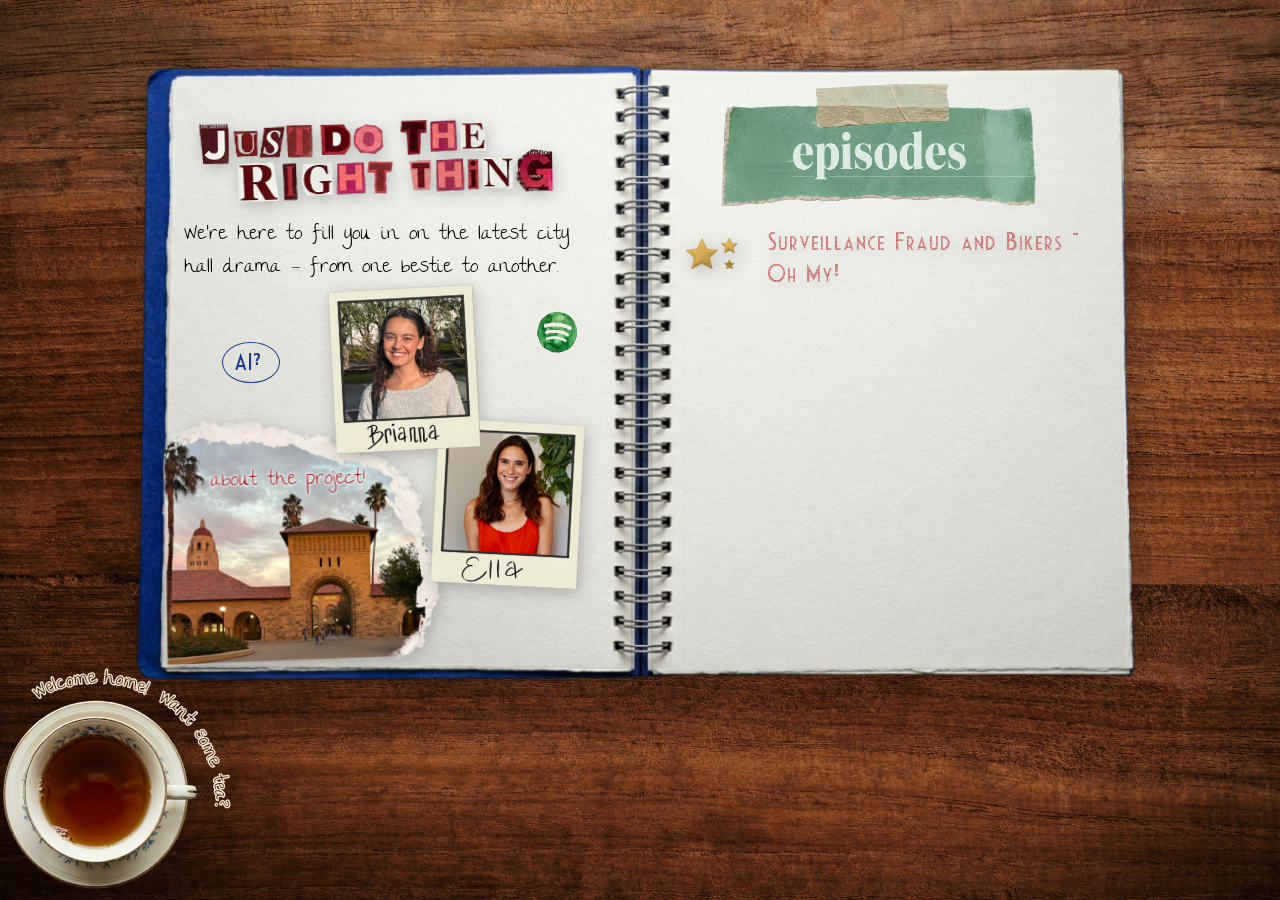
<file: index.html>
<!DOCTYPE html>
<html lang="en">
<head>
  <meta charset="UTF-8">
  <meta name="viewport" content="width=device-width, initial-scale=1.0">
  <title>Just Do The Right Thing</title>
  <link rel="stylesheet" href="styles.css">
  <style>
    @font-face {
      font-family: 'TheGirlNextDoor';
      src: url('assetts/The_Girl_Next_Door/TheGirlNextDoor-Regular.ttf') format('truetype');
    }

    @font-face {
      font-family: 'VibeCheck';
      src: url('assetts/VibeCheck3.ttf') format('truetype');
    }

    @font-face {
      font-family: 'Outfit';
      src: url('assetts/Outfit/Outfit-VariableFont_wght.ttf') format('truetype');
    }

    .home-episodes-header {
      position: absolute;
      top: -2%;
      left: 10%;
      width: 70%;
      pointer-events: none;
    }
    .home-episodes-header img {
      width: 100%;
      display: block;
    }

.home-tagline {
      position: absolute;
      top: 25%;
      left: 10%;
      width: 85%;
      font-family: 'TheGirlNextDoor', cursive;
      font-size: 1.59cqw;
      color: #000000;
      line-height: 1.6;
      pointer-events: none;
    }

    /* Outer group — horizontal flex row, stars left of title */
    .home-ep1-group {
      position: absolute;
      top: 25%;
      left: -4%;
      width: 100%;
      display: flex;
      align-items: center;
      gap: 0%;
    }

    /* Stars — more specific selector beats the global .nb-item img { width:100% } */
    .home-ep1-group img.home-ep1-stars {
      width: 25%;
      flex-shrink: 0;
      display: block;
    }

    /* Spotify icon — independent, links to the show's Spotify page, beside Brianna's polaroid */
    .home-spotify-icon {
      position: absolute;
      top: 39%;
      left: 80%;
      width: 15%;
      pointer-events: auto;
      cursor: pointer;
      z-index: 25;
    }
    .home-spotify-icon img {
      width: 100%;
      display: block;
      transition: transform 0.15s;
    }
    .home-spotify-icon:hover img {
      transform: scale(1.1);
    }

    /* "about the project!" label — nested inside .stanford-item, positioned relative to it */
    .home-learn-label {
      position: absolute;
      top: 25%;
      left: 45%;
      transform: translateX(-50%);
      width: 90%;
      text-align: center;
      font-family: 'TheGirlNextDoor', cursive;
      font-size: 1.6cqw;
      color: #9b1c1c;
      text-shadow:
        0 0 3px #fff,
        0 0 3px #fff,
        0 0 3px #fff;
      pointer-events: none;
      z-index: 5;
    }

    /* AI? disclosure button — moved to the old YouTube button spot */
    .ai-disclosure-btn {
      position: absolute;
      top: 45%;
      left: 18%;
      font-family: 'VibeCheck', serif;
      font-size: 1.7cqw;
      color: #1a3a8f;
      background: transparent;
      border: 1.5px solid #1a3a8f;
      border-radius: 50%;
      padding: 0.7cqw 0.9cqw;
      line-height: 1;
      cursor: pointer;
      pointer-events: auto;
      opacity: 1;
      transition: opacity 0.15s, transform 0.15s;
      z-index: 50;
    }
    .ai-disclosure-btn:hover { opacity: 1; transform: scale(1.08); }

    /* Modal overlay — covers the full viewport */
    .ai-modal-overlay {
      display: none;
      position: fixed;
      inset: 0;
      background: rgba(0,0,0,0.55);
      z-index: 9999;
      justify-content: center;
      align-items: center;
    }
    .ai-modal-overlay.open { display: flex; }

    /* Modal card — notebook paper aesthetic */
    .ai-modal-box {
      position: relative;
      background: #f8f4ec;
      border: 1.5px solid rgba(0,0,0,0.15);
      border-radius: 4px;
      max-width: 540px;
      width: 90%;
      max-height: 80vh;
      padding: 2rem 2.4rem;
      overflow-y: auto;
      box-shadow: 0 12px 40px rgba(0,0,0,0.28);
    }

    /* × close button */
    .ai-modal-close {
      position: absolute;
      top: 0.8rem;
      right: 1rem;
      font-size: 1.6rem;
      background: none;
      border: none;
      cursor: pointer;
      color: #555;
      line-height: 1;
      padding: 0;
    }
    .ai-modal-close:hover { color: #111; }

    /* Modal title — VibeCheck with texture */
    .ai-modal-title {
      display: block;
      font-family: 'VibeCheck', serif;
      font-size: 2rem;
      background-image: url('assetts/texture-blue.svg');
      background-clip: text;
      -webkit-background-clip: text;
      color: transparent;
      margin-bottom: 1rem;
    }

    /* Modal body — Outfit */
    .ai-modal-body {
      font-family: 'Outfit', sans-serif;
      font-size: 0.88rem;
      color: #333;
      line-height: 1.65;
    }
    .ai-modal-body p { margin-bottom: 0.9em; }

    /* Red arrow link inside the AI Disclosures modal — opens the Data Documentation popup */
    .ai-modal-link-arrow {
      background: none;
      border: none;
      padding: 0;
      margin: 0 0.15em;
      color: #c0392b;
      font-size: 1.1em;
      font-weight: bold;
      cursor: pointer;
      vertical-align: middle;
      line-height: 1;
      transition: transform 0.15s;
    }
    .ai-modal-link-arrow:hover { transform: translateX(3px); }

    /* Back-pointing arrow buttons (e.g. "Back" link on Data Documentation page 2) hover the other way */
    .ai-modal-link-arrow.back-arrow:hover { transform: translateX(-3px); }

    /* Section heading inside the Data Documentation modal (e.g. "Lessons Learned") */
    .ai-modal-subhead {
      display: block;
      font-family: 'VibeCheck', serif;
      font-size: 1.4rem;
      margin: 0 0 0.6em;
    }

    /* Sub-section heading inside the Data Documentation modal (e.g. "General") */
    .ai-modal-subhead2 {
      font-family: 'Outfit', sans-serif;
      font-weight: 700;
      font-size: 0.95rem;
      margin: 1em 0 0.4em;
    }

    /* Next/back page controls inside the Data Documentation modal */
    .ai-modal-page-nav {
      display: flex;
      justify-content: flex-end;
      margin-top: 1.2rem;
    }
    .ai-modal-page-nav.back {
      justify-content: flex-start;
      margin-top: 0;
      margin-bottom: 1rem;
    }
    .ai-modal-page-nav .ai-modal-link-arrow {
      font-family: 'Outfit', sans-serif;
      font-weight: 700;
      font-size: 0.85rem;
    }

    /* Header text inside the Data Documentation modal is red; body text stays black */
    #data-doc-modal .ai-modal-title,
    #data-doc-modal .ai-modal-subhead,
    #data-doc-modal .ai-modal-subhead2,
    #data-doc-modal .ai-modal-link-arrow {
      color: #c0392b;
    }

    /* Text etched into the wood surface */
    .wood-etching {
      position: absolute;
      bottom: 4%;
      right: 4%;
      font-family: 'TheGirlNextDoor', cursive;
      font-size: 1.1cqw;
      color: rgba(65, 32, 8, 0.55);
      text-shadow:
        0px -1px 1px rgba(30, 10, 0, 0.5),
        0px  1px 1px rgba(220, 170, 100, 0.4);
      pointer-events: none;
      letter-spacing: 0.03em;
    }

    /* Title text — left-justified, takes remaining space */
    .home-ep1-title {
      font-family: 'VibeCheck', serif;
      font-size: 1.9cqw;
      background-image: url('assetts/texture-blue.svg');
      background-clip: text;
      -webkit-background-clip: text;
      color: transparent;
      line-height: 1.3;
      text-align: left; 
    }
  </style>
</head>
<body>

<div class="scene">

  <!-- Notebook container — image + overlay are co-located -->
  <div class="notebook-wrap">
    <img class="notebook-img" id="notebook-img" src="assetts/Notebook.png" alt="Open notebook">

    <div class="notebook-overlay" id="notebook-overlay">

      <!-- Left page container (overflow:hidden — nothing escapes) -->
      <div class="nb-page nb-page-left">

        <div class="nb-item title-item" id="title-item" data-href="#">
          <img src="assetts/Title_New.png" alt="Just Do The Right Thing">
        </div>

        <p class="home-tagline">We're here to fill you in on the latest city hall drama — from one bestie to another.</p>

        <!-- Stanford image + "about the project!" label — nested so they move as one object -->
        <!-- Rendered before the polaroids so it sits underneath them -->
        <div class="nb-item stanford-item" data-href="about.html">
          <img src="assetts/Stanford2.PNG" alt="Stanford">
          <p class="home-learn-label">about the project!</p>
        </div>

        <!-- Both polaroids grouped — hover and click as one unit -->
        <div class="nb-item team-polaroid-group" data-href="team.html">
          <div class="ella-polaroid">
            <img src="assetts/Ella.PNG" alt="Ella">
          </div>
          <div class="brie-polaroid">
            <img src="assetts/Brie.PNG" alt="Brianna">
          </div>
        </div>

        <!-- Spotify icon — independent, links to the show's Spotify page, beside Brianna's polaroid -->
        <a class="home-spotify-icon" href="https://open.spotify.com/show/033seVUm6jMRStcKB9tdyA?si=e5c0af6f29e74e38" target="_blank">
          <img src="assetts/Spotify.png" alt="Spotify">
        </a>

        <!-- AI disclosure trigger — moved to the old YouTube button spot -->
        <button class="ai-disclosure-btn" onclick="document.getElementById('data-doc-modal').classList.remove('open'); document.getElementById('ai-modal').classList.add('open')" aria-label="AI Disclosures">AI?</button>

      </div><!-- /.nb-page-left -->

      <!-- Right page container -->
      <div class="nb-page nb-page-right">

        <div class="home-episodes-header">
          <img src="assetts/Episodes.png" alt="Episodes">
        </div>

        <!-- Stars + title grouped as one clickable unit linking to episode 1 -->
        <div class="nb-item home-ep1-group" data-href="episode1.html">
          <img src="assetts/Star_Sticker.png" alt="" class="home-ep1-stars">
          <div class="home-ep1-title">
           Surveillance Fraud and Bikers - Oh My!
          </div>
        </div>

      </div><!-- /.nb-page-right -->

    </div><!-- /.notebook-overlay -->
  </div><!-- /.notebook-wrap -->

  <!-- Tea sits on the wood, outside the notebook -->
  <div class="blanket-item tea-wrapper">

    <!-- Tea cup: plain img so the browser sizes it reliably (no SVG layout quirks) -->
    <a class="tea-link" href="index.html">
      <img src="assetts/Tea.png" alt="Tea">
    </a>

    <!--
      Text-only SVG — no image inside, just the curved greeting.
      Covers the fixed wrapper square so the viewBox (0 0 300 300)
      maps 1:1 to the CSS 33vw × 33vw box.
      200° arc: center (150,180) r=85, peak at y=95 (cup rim).
      large=1 because 200° > 180°; sweep=1 goes up first (clockwise in screen).
      startOffset="35%" + text-anchor="start" centers "Welcome home!" at 12 o'clock.
    -->
    <svg class="tea-arc-svg" viewBox="0 0 300 300" xmlns="http://www.w3.org/2000/svg" aria-hidden="true">
      <defs>
        <path id="tea-arc-path" d="M 66,250 A 85,85 0 1 1 234,250"/>
      </defs>
      <text class="tea-arc-label"
            font-family="TheGirlNextDoor, cursive"
            font-size="13"
            fill="rgba(55,22,4,0.95)"
            stroke="rgba(255,245,225,0.92)"
            stroke-width="2"
            paint-order="stroke fill"
            letter-spacing="0">
        <textPath href="#tea-arc-path" startOffset="35%" text-anchor="start">Welcome home!<tspan dx="10">Want some tea?</tspan></textPath>
      </text>
    </svg>

  </div>

</div>

<script src="script.js"></script>

<!-- AI Disclosure modal — triggered by the AI? button on the right notebook page -->
<div id="ai-modal" class="ai-modal-overlay" onclick="if(event.target===this)this.classList.remove('open')">
  <div class="ai-modal-box">
    <button class="ai-modal-close" onclick="document.getElementById('ai-modal').classList.remove('open')" aria-label="Close">×</button>
    <span class="ai-modal-title">AI Disclosures</span>
    <div class="ai-modal-body">
      <p>AI was not used in the ideation or drafting phases for any work. The idea for the project was formed over pasta on a Thursday night and refined through meetings with our advisors (shout out to Serdar Tumgoren and Janine Zacharia!). The design for the website was collaged over and over again in Canva and critiqued by dear friends. The script was drafted in a Word document and hotly debated in Ella's living room. The video edits came straight from Brianna's noggin.</p>
      <p>The images on this site come from a combination of Adobe Stock (thanks for the wood), Nano Bananana (thanks for the tea, the notebook, the titles, and the watercolors), and our camera rolls + ProCreate skills.</p>
      <p>The episode summary was AI-generated using the transcript from our final cut. We asked it to give us 5 options for summaries, each about 100 words. We edited the final version.</p>
      <p>Ella used Claude to make all the HTML. After 10 weeks of vibe coding, Ella has gained a loose understanding of HTML.</p>
      <p>Claude and spaCy worked together to make the Money, Vibes, and Decisions tabs possible. This process was also a long journey of trial and error. Details of this workflow and the fact-checking elements can be found here:
        <button class="ai-modal-link-arrow" onclick="document.getElementById('ai-modal').classList.remove('open'); document.getElementById('data-doc-modal').classList.add('open'); showDataDocPage(1)" aria-label="Open Data Documentation">&#10148;</button>
      </p>
    </div>
  </div>
</div>

<!-- Data Documentation modal — opened via the red arrow in the AI Disclosures modal -->
<div id="data-doc-modal" class="ai-modal-overlay" onclick="if(event.target===this)this.classList.remove('open')">
  <div class="ai-modal-box">
    <button class="ai-modal-close" onclick="document.getElementById('data-doc-modal').classList.remove('open')" aria-label="Close">×</button>
    <span class="ai-modal-title">Data Documentation</span>

    <!-- Page 1: Assumptions and Disclaimers -->
    <div class="ai-modal-body" id="data-doc-page1">
      <span class="ai-modal-subhead">Assumptions and Disclaimers</span>
      <p>This product is designed for low-code journalists. They will need to spend 30 minutes setting up their Python and AI tools and links to their account. This should only have to happen once. After that, the interactions should primarily happen through Google Sheets.</p>
      <p>This tool is designed to assist a journalist who sat through a city council meeting, is extremely familiar with the content, and is able to quickly check the tool's output. It adheres to a human centered ethos.</p>
      <p>Code was written with the help of Claude Code in VSCode.</p>
      <p>Full code can be found here: <a href="https://github.com/jinxjax19/citygossip" target="_blank" rel="noopener">github.com/jinxjax19/citygossip</a></p>
      <div class="ai-modal-page-nav">
        <button class="ai-modal-link-arrow" onclick="showDataDocPage(2)" aria-label="Next page: Lessons Learned">Lessons Learned &#10148;</button>
      </div>
    </div>

    <!-- Page 2: Lessons Learned -->
    <div class="ai-modal-body" id="data-doc-page2" style="display:none">
      <div class="ai-modal-page-nav back">
        <button class="ai-modal-link-arrow back-arrow" onclick="showDataDocPage(1)" aria-label="Back to Assumptions and Disclaimers">&#11013; Back</button>
      </div>
      <span class="ai-modal-subhead">Lessons Learned</span>

      <p class="ai-modal-subhead2">General</p>
      <p>Quality of audio impacted the quality of the transcript: screen recording was lower quality than recording to a Zoom recorder.</p>
      <p>Time stamps were key for fact checking. Numbers and policy decisions and public comments came in large chunks. The fastest way to fact check was to listen through that chunk at 2x speed.</p>
      <p>This process works best on meetings with one big controversy.</p>

      <p class="ai-modal-subhead2">Public Comment Extraction</p>
      <p>Individual comment extraction was by far the most difficult part. This ended up requiring significant edits and hand-checking. This process could likely be improved with additional prompting or with prompting baked into transcription so that comment separation happens with both audio and textual cues.</p>
      <p>Theme identification worked seamlessly for the overall meeting.</p>
      <p>Pro/con sentiment analysis was seamless and the AI outperformed the human in multiple tests.</p>
      <p>For the pro/con public comment themes, the theme analysis sometimes picked up irrelevant themes. For example, many of the pro-bike lane commenters mentioned that they "understood the parking concerns" which led parking to incorrectly be a theme in the pro-bike lane content.</p>

      <p class="ai-modal-subhead2">Number Extraction</p>
      <p>Number extraction was much spottier than public comment and required a scoped ask. For this meeting we used money because the budget was a major point of content. We could have also looked at the number of people surveyed and number of public meetings held. We could have made a timeline of events. We could have made notes of the numbers of bikers reported using the bike lanes by different groups. The sky is the limit here as long as the ask is narrow.</p>
      <p>After running the pipeline, it takes about an hour to do a final fact-check. While there were not hallucinations in the final product, there were four main errors: (1) missing numbers that were on the slides but not spoken into the transcript, (2) missing numbers where speakers stumbled and an "um" split the sentence, (3) insufficient details in the final summaries, at least for my editorial desires, (4) no differentiation between new numbers added and numbers that public commenters were paraphrasing to make a point. The final fact check took about 45 minutes and resulted in less than 10 corrections.</p>
      <p>Sometimes the timestamp ended up 5-10 seconds behind the number it was citing.</p>
    </div>
  </div>
</div>

<script>
  // Toggles between the two pages of the Data Documentation modal
  function showDataDocPage(page) {
    document.getElementById('data-doc-page1').style.display = (page === 1) ? 'block' : 'none';
    document.getElementById('data-doc-page2').style.display = (page === 2) ? 'block' : 'none';
    // Reset scroll so each page opens at the top
    document.querySelector('#data-doc-modal .ai-modal-box').scrollTop = 0;
  }
</script>

</body>
</html>
</file>
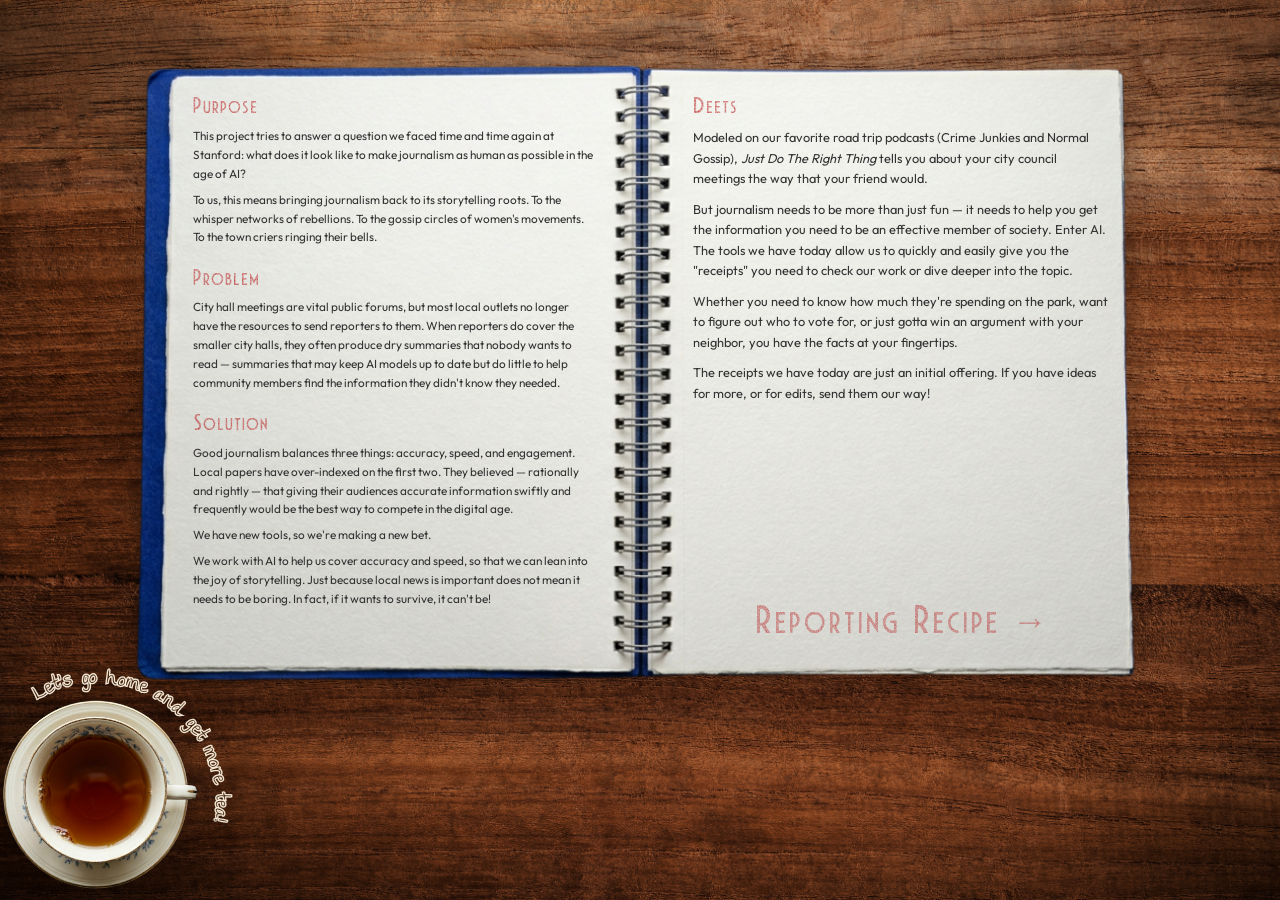
<file: about.html>
<!DOCTYPE html>
<html lang="en">
<head>
  <meta charset="UTF-8">
  <meta name="viewport" content="width=device-width, initial-scale=1.0">
  <title>About — Just Do The Right Thing</title>
  <link rel="stylesheet" href="styles.css">
  <style>
    @font-face {
      font-family: 'TheGirlNextDoor';
      src: url('assetts/The_Girl_Next_Door/TheGirlNextDoor-Regular.ttf') format('truetype');
    }

    @font-face {
      font-family: 'Outfit';
      src: url('assetts/Outfit/Outfit-VariableFont_wght.ttf') format('truetype');
    }

    @font-face {
      font-family: 'VibeCheck';
      src: url('assetts/VibeCheck3.ttf') format('truetype');
    }

    /* Shared text block base */
    .about-left-text,
    .about-right-text {
      position: absolute;
      top: 4%;
      left: 12%;
      width: 84%;
      font-family: 'Outfit', sans-serif;
      color: #333;
      line-height: 1.6;
      pointer-events: none;
    }

    /* Left — 3 sections, room to breathe */
    .about-left-text {
      font-size: 0.92cqw;
    }

    /* Right — Deets only, even more room */
    .about-right-text {
      left: 5%;
      width: 90%;
      font-size: 1cqw;
    }

    .about-left-text p  { margin-bottom: 0.6em; }
    .about-right-text p { margin-bottom: 0.8em; }

    /* VibeCheck section headings */
    .about-heading {
      display: block;
      font-family: 'VibeCheck', serif;
      font-size: 1.6cqw;
      background-image: url('assetts/texture-blue.svg');
      background-clip: text;
      -webkit-background-clip: text;
      color: transparent;
      margin-top: 0.7em;
      margin-bottom: 0.2em;
    }
    .about-heading:first-child { margin-top: 0; }

    /* "Reporting Recipe" link — bottom of right page */
    .about-recipe-link {
      position: absolute;
      bottom: 6%;
      left: 5%;
      width: 90%;
      text-align: center;
      font-family: 'VibeCheck', serif;
      font-size: 2.8cqw;
      background-image: url('assetts/texture-blue.svg');
      background-clip: text;
      -webkit-background-clip: text;
      color: transparent;
      text-decoration: none;
      pointer-events: auto;
      opacity: 0.75;
      transition: opacity 0.15s, transform 0.12s;
      display: block;
    }
    .about-recipe-link:hover {
      opacity: 1;
      transform: translateY(-2px);
    }

    /* Mobile */
    @media (max-width: 768px) {
      .about-left-text,
      .about-right-text { font-size: 3cqw; }
      .about-heading     { font-size: 4.5cqw; }
      .about-recipe-link { font-size: 6cqw; }
    }
  </style>
</head>
<body>

<div class="scene">

  <div class="notebook-wrap">
    <img class="notebook-img" src="assetts/Notebook.png" alt="Open notebook">

    <div class="notebook-overlay">

      <!-- Left page — Purpose, Problem, Solution -->
      <div class="nb-page nb-page-left">

        <div class="about-left-text">

          <span class="about-heading">Purpose</span>
          <p>This project tries to answer a question we faced time and time again at Stanford: what does it look like to make journalism as human as possible in the age of AI?</p>
          <p>To us, this means bringing journalism back to its storytelling roots. To the whisper networks of rebellions. To the gossip circles of women's movements. To the town criers ringing their bells.</p>

          <span class="about-heading">Problem</span>
          <p>City hall meetings are vital public forums, but most local outlets no longer have the resources to send reporters to them. When reporters do cover the smaller city halls, they often produce dry summaries that nobody wants to read — summaries that may keep AI models up to date but do little to help community members find the information they didn't know they needed.</p>

          <span class="about-heading">Solution</span>
          <p>Good journalism balances three things: accuracy, speed, and engagement. Local papers have over-indexed on the first two. They believed — rationally and rightly — that giving their audiences accurate information swiftly and frequently would be the best way to compete in the digital age.</p>
          <p>We have new tools, so we're making a new bet.</p> 
          <p>We work with AI to help us cover accuracy and speed, so that we can lean into the joy of storytelling. Just because local news is important does not mean it needs to be boring. In fact, if it wants to survive, it can't be!</p>

        </div>

      </div><!-- /.nb-page-left -->

      <!-- Right page — Deets + Reporting Recipe link -->
      <div class="nb-page nb-page-right">

        <div class="about-right-text">

          <span class="about-heading">Deets</span>
          <p>Modeled on our favorite road trip podcasts (Crime Junkies and Normal Gossip), <em>Just Do The Right Thing</em> tells you about your city council meetings the way that your friend would.</p>
          <p>But journalism needs to be more than just fun — it needs to help you get the information you need to be an effective member of society. Enter AI. The tools we have today allow us to quickly and easily give you the "receipts" you need to check our work or dive deeper into the topic. </p>
          <p> Whether you need to know how much they're spending on the park, want to figure out who to vote for, or just gotta win an argument with your neighbor, you have the facts at your fingertips.</p>
          <p>The receipts we have today are just an initial offering. If you have ideas for more, or for edits, send them our way!</p>

        </div>

        <!-- Clickable link to the Reporting Recipe page -->
        <a href="recipe.html" class="about-recipe-link">Reporting Recipe →</a>

      </div><!-- /.nb-page-right -->

    </div><!-- /.notebook-overlay -->
  </div><!-- /.notebook-wrap -->

  <!-- Tea / home button -->
  <div class="blanket-item tea-wrapper">
    <a class="tea-link" href="index.html">
      <img src="assetts/Tea.png" alt="Tea">
    </a>
    <svg class="tea-arc-svg" viewBox="0 0 300 300" xmlns="http://www.w3.org/2000/svg" aria-hidden="true">
      <defs>
        <path id="tea-arc-path" d="M 66,250 A 85,85 0 1 1 234,250"/>
      </defs>
      <text class="tea-arc-label" font-family="TheGirlNextDoor, cursive" font-size="13"
            fill="rgba(55,22,4,0.95)" stroke="rgba(255,245,225,0.92)" stroke-width="2"
            paint-order="stroke fill" letter-spacing="0">
        <textPath href="#tea-arc-path" startOffset="35%" text-anchor="start">Let's go home and get more tea!</textPath>
      </text>
    </svg>
  </div>

</div>

<script src="script.js"></script>
</body>
</html>
</file>
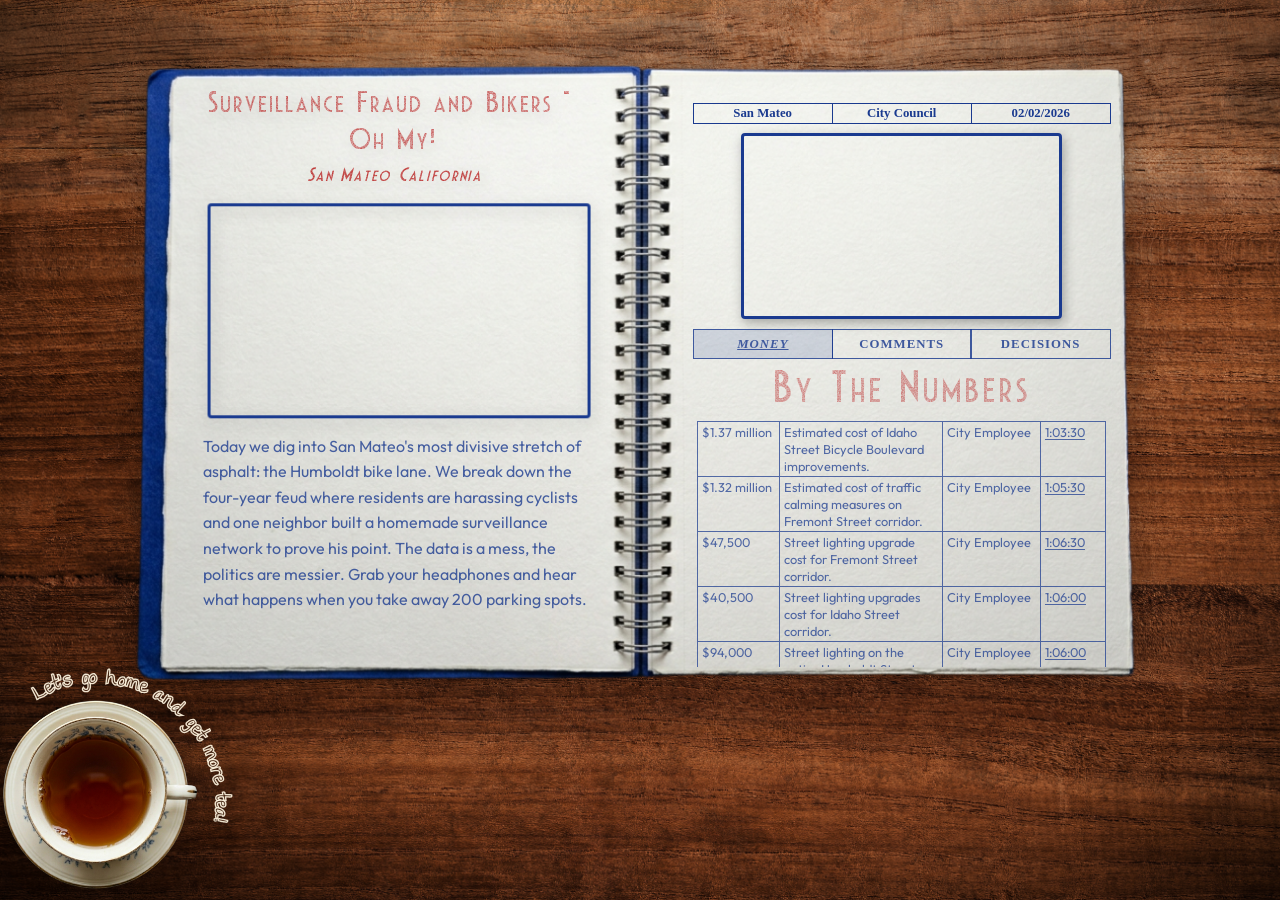
<file: episode1.html>
<!DOCTYPE html>
<html lang="en">
<head>
  <meta charset="UTF-8">
  <meta name="viewport" content="width=device-width, initial-scale=1.0">
  <title>Episode 1 — Just Do The Right Thing</title>
  <link rel="stylesheet" href="styles.css">
  <!-- YouTube IFrame API — must load before the player is initialised -->
  <script src="https://www.youtube.com/iframe_api"></script>
  <style>
    /* ── EPISODE 1 PAGE-SPECIFIC STYLES ── */

    @font-face {
      font-family: 'TheGirlNextDoor';
      src: url('assetts/The_Girl_Next_Door/TheGirlNextDoor-Regular.ttf') format('truetype');
    }

    /* Oswald font for episode title */
    @font-face {
      font-family: 'Oswald';
      src: url('assetts/Oswald/Oswald-VariableFont_wght.ttf') format('truetype');
    }

    /* Outfit font — used for all CSV-imported table data */
    @font-face {
      font-family: 'Outfit';
      src: url('assetts/Outfit/Outfit-VariableFont_wght.ttf') format('truetype');
    }

    /* VibeCheck display font — used for all section and episode titles */
    @font-face {
      font-family: 'VibeCheck';
      src: url('assetts/VibeCheck3.ttf') format('truetype');
    }

    /* Episode title displayed on the left notebook page */
    .ep1-episode-title {
      position: absolute;
      top: 3%;
      left: 54%;
      transform: translateX(-50%);
      width: 80%;
      text-align: center;
      font-size: 2.2cqw;
      line-height: 1.3;
      pointer-events: none;
    }
    /* Subtitle under the episode title */
    .ep1-episode-location {
      font-size: 1.4cqw;
      font-style: italic;
      margin-top: 0.3em;
      letter-spacing: 0.04em;
    }

    /* Episode description — below the film strip and platform icons */
    .ep1-description {
      position: absolute;
      top: 60%;
      left: 14%;
      width: 82%;
      font-family: 'Outfit', cursive;
      font-size: 1.25cqw;
      color: #1a3a8f;
      line-height: 1.6;
      opacity: 0.78;
      pointer-events: none;
    }

    /* Embedded video container — simple blue border, 16:9 aspect ratio */
    .ep1-film {
      left: 55%;
      top: 40%;
      transform: translate(-50%, -50%);
      width: 80%;
      aspect-ratio: 16 / 9;
      border: 3px solid #1a3a8f;
      border-radius: 4px;
      overflow: hidden;
    }
    /* No hover animation — the iframe inside needs a stable hit area to be clickable */
    .ep1-film:hover {
      transform: translate(-50%, -50%);
    }
    .ep1-film iframe {
      width: 100%;
      height: 100%;
      border: none;
      display: block;
    }

    /* 16:9 video embed — padding-top trick maintains aspect ratio */
    .ep1-video-wrap {
      position: absolute;
      top: 11%;
      left: 15.5%;
      width: 69%;
      padding-top: calc(69% * 9 / 16);
      border: 3px solid #1a3a8f;
      border-radius: 4px;
      overflow: hidden;
      box-shadow: 2px 4px 12px rgba(0,0,0,0.3);
      pointer-events: auto;
    }
    /* The IFrame API replaces #ep1-ytplayer with an <iframe>;
       both elements need to fill the wrapper completely */
    #ep1-ytplayer,
    .ep1-video-wrap iframe {
      position: absolute;
      inset: 0;
      width: 100%;
      height: 100%;
    }

    /* Clickable timestamp cells in the Money table */
    .ts-link {
      cursor: pointer;
      text-decoration: underline;
      text-underline-offset: 2px;
    }
    .ts-link:hover {
      opacity: 0.65;
    }

    /* ── COMMENTS TABLE ── */
    .ep1-vibecheck-wrap {
      position: absolute;
      top: 49%;
      bottom: 2%;
      left: 5%;
      width: 90%;
      padding: 0 1%;
      font-family: 'Outfit', sans-serif;
      opacity: 0.72;
      pointer-events: none;
      display: flex;
      flex-direction: column;
    }

    /* Section header rows inside the comments table — matches Outfit style of data cells */
    .vibecheck-section-header {
      font-family: 'Outfit', sans-serif;
      font-weight: bold !important;
      font-size: 1cqw;
      color: #1a3a8f;
      text-align: center;
      letter-spacing: 0.05em;
      border-top: 1.5px solid #1a3a8f !important;
      padding: 1% 1% !important;
    }

    /* Main title — text replaces the old PNG asset */
    .vibecheck-title {
      font-size: 3.2cqw;
      line-height: 1.1;
      text-align: center;
      margin: 0 0 0.3em;
      padding: 0;
    }

    /* VibeCheck font titles — blue paper texture clipped to letterforms */
    .vibe-title {
      font-family: 'VibeCheck', serif;
      background-image: url('assetts/texture-blue.svg');
      background-clip: text;
      -webkit-background-clip: text;
      color: transparent;
    }
    .vibecheck-grid {
      margin-top: 0;
    }

    /* Table grid — all royal blue */
    .vibecheck-grid {
      width: 100%;
      border-collapse: collapse;
      font-size: 1cqw;
      line-height: 1.3;
      color: #1a3a8f;
    }

    /* Header row */
    .vibecheck-grid thead th {
      border: 1.5px solid #1a3a8f;
      padding: 0.5% 1%;
      text-align: center;
      font-size: 1cqw;
      color: #1a3a8f;
    }

    /* Data cells — Outfit for CSV-imported content */
    .vibecheck-grid tbody td {
      border: 1px solid #1a3a8f;
      padding: 0.5% 1%;
      vertical-align: top;
      color: #1a3a8f;
      font-family: 'Outfit', sans-serif;
      font-weight: 400;
    }

    /* ── TAB BUTTONS ── */
    .ep1-tab-buttons {
      position: absolute;
      top: 43%;
      left: 5%;
      width: 90%;
      display: flex;
      gap: 0;
      pointer-events: auto;
      z-index: 15;
    }

    .ep1-tab {
      flex: 1;
      font-family: 'Times New Roman', Times, serif;
      font-weight: bold;
      font-size: 1cqw;
      color: #1a3a8f;
      border: 1.5px solid #1a3a8f;
      background: transparent;
      padding: 1.5% 2%;
      cursor: pointer;
      transition: background 0.15s;
      opacity: 0.82;
      letter-spacing: 0.08em;
      text-transform: uppercase;
    }

    .ep1-tab + .ep1-tab { margin-left: -1.5px; }
    .ep1-tab:hover { background: rgba(26, 58, 143, 0.1); }
    .ep1-tab.active {
      background: rgba(26, 58, 143, 0.18);
      text-decoration: underline;
      font-style: italic;
    }

    /* ── CONTENT PANELS ── */
    .ep1-panel { display: none; }
    .ep1-panel.active { display: block; }

    /* Votes panel — mirrors vibecheck-wrap positioning */
    .ep1-decisions-wrap {
      position: absolute;
      top: 49%;
      bottom: 2%;
      left: 5%;
      width: 90%;
      padding: 0 1%;
      opacity: 0.72;
      pointer-events: none;
      display: flex;
      flex-direction: column;
    }

    /* Section title for Votes */
    .decisions-title {
      text-align: center;
      font-size: 3.2cqw;
      line-height: 1.1;
      margin-bottom: 0.6%;
    }

    /* Votes table */
    .decisions-grid {
      width: 100%;
      border-collapse: collapse;
      font-size: 1cqw;
      line-height: 1.3;
      color: #1a3a8f;
    }
    .decisions-grid thead th {
      border: 1.5px solid #1a3a8f;
      padding: 0.5% 1%;
      text-align: center;
      font-family: 'Times New Roman', Times, serif;
      font-weight: bold;
      font-size: 1cqw;
      color: #1a3a8f;
    }
    /* Outfit for CSV data cells */
    .decisions-grid tbody td {
      border: 1px solid #1a3a8f;
      padding: 0.5% 1%;
      vertical-align: top;
      color: #1a3a8f;
      font-family: 'Outfit', sans-serif;
      font-weight: 400;
    }

    /* Money panel — mirrors vibecheck-wrap positioning */
    .ep1-money-wrap {
      position: absolute;
      top: 49%;
      bottom: 2%;
      left: 5%;
      width: 90%;
      padding: 0 1%;
      opacity: 0.72;
      pointer-events: none;
      display: flex;
      flex-direction: column;
    }

    /* Money title — text replaces the old PNG asset */
    .money-title {
      font-size: 3.2cqw;
      text-align: center;
      margin-bottom: 0.3em;
    }

    /* Section titles are clickable — override parent pointer-events:none.
       flex-shrink:0 keeps the title at full size inside the flex column,
       so only the table area below it shrinks/scrolls. */
    .money-title,
    .vibecheck-title,
    .decisions-title {
      cursor: pointer;
      pointer-events: auto;
      transition: opacity 0.15s;
      flex-shrink: 0;
    }
    .money-title:hover,
    .vibecheck-title:hover,
    .decisions-title:hover { opacity: 0.65; }

    /* Info modal — same format as the AI disclosure modal */
    .ep1-info-overlay {
      display: none;
      position: fixed;
      inset: 0;
      background: rgba(0,0,0,0.55);
      z-index: 9999;
      justify-content: center;
      align-items: center;
    }
    .ep1-info-overlay.open { display: flex; }

    .ep1-info-box {
      position: relative;
      background: #f8f4ec;
      border: 1.5px solid rgba(0,0,0,0.15);
      border-radius: 4px;
      max-width: 540px;
      width: 90%;
      max-height: 80vh;
      padding: 2rem 2.4rem;
      overflow-y: auto;
      box-shadow: 0 12px 40px rgba(0,0,0,0.28);
    }

    .ep1-info-close {
      position: absolute;
      top: 0.8rem; right: 1rem;
      font-size: 1.6rem; background: none; border: none;
      cursor: pointer; color: #555; line-height: 1; padding: 0;
    }
    .ep1-info-close:hover { color: #111; }

    .ep1-info-title {
      display: block;
      font-family: 'VibeCheck', serif;
      font-size: 2rem;
      background-image: url('assetts/texture-blue.svg');
      background-clip: text;
      -webkit-background-clip: text;
      color: transparent;
      margin-bottom: 1rem;
    }

    .ep1-info-body {
      font-family: 'Outfit', sans-serif;
      font-size: 0.88rem;
      color: #333;
      line-height: 1.65;
    }
    .ep1-info-body p { margin-bottom: 0.9em; }

    /* Scrollable wrapper for the decisions (votes) table — fills the
       remaining space in .ep1-decisions-wrap so the table (and its
       scrollbar) always stays inside the page, regardless of window size */
    .ep1-decisions-scroll {
      flex: 1;
      min-height: 0;
      overflow-y: auto;
      pointer-events: auto;
    }
    .ep1-decisions-scroll::-webkit-scrollbar        { width: 4px; }
    .ep1-decisions-scroll::-webkit-scrollbar-track  { background: transparent; }
    .ep1-decisions-scroll::-webkit-scrollbar-thumb  { background: rgba(26,58,143,0.35); border-radius: 2px; }

    /* Sticky header row for decisions table */
    .decisions-grid thead th {
      position: sticky;
      top: 0;
      background: #6758eb;
      z-index: 1;
    }

    /* Full-width section divider rows ("Proposals", "Next Steps") */
    .decisions-section-header {
      font-family: 'Times New Roman', Times, serif;
      font-weight: bold !important;
      font-size: 1cqw;
      color: #1a3a8f;
      text-align: center;
      letter-spacing: 0.1em;
      text-transform: uppercase;
      border-top: 1.5px solid #1a3a8f !important;
      padding-top: 1% !important;
    }

    /* Scrollable wrapper for the vibes table — fills the remaining space
       in .ep1-vibecheck-wrap so it always stays inside the page */
    .ep1-vibes-scroll {
      flex: 1;
      min-height: 0;
      overflow-y: auto;
      pointer-events: auto;
    }
    .ep1-vibes-scroll::-webkit-scrollbar        { width: 4px; }
    .ep1-vibes-scroll::-webkit-scrollbar-track  { background: transparent; }
    .ep1-vibes-scroll::-webkit-scrollbar-thumb  { background: rgba(26,58,143,0.35); border-radius: 2px; }

    /* Sticky header for vibes table */
    .vibecheck-grid thead th {
      position: sticky;
      top: 0;
      background: #f5f0e8;
      z-index: 1;
    }

    /* Scrollable wrapper for the money table — fills the remaining space
       in .ep1-money-wrap so it always stays inside the page; pointer-events:auto
       so the user can actually scroll; parent wrap has pointer-events:none */
    .ep1-money-scroll {
      flex: 1;
      min-height: 0;
      overflow-y: auto;
      pointer-events: auto;
    }

    /* Slim, subtle scrollbar to match notebook aesthetic */
    .ep1-money-scroll::-webkit-scrollbar        { width: 4px; }
    .ep1-money-scroll::-webkit-scrollbar-track  { background: transparent; }
    .ep1-money-scroll::-webkit-scrollbar-thumb  { background: rgba(26,58,143,0.35); border-radius: 2px; }

    /* Sticky header row stays visible while scrolling */
    .money-grid thead th {
      position: sticky;
      top: 0;
      background: #f5f0e8;
      z-index: 1;
    }

    /* Prevent empty tbody from rendering a visible bordered box before data loads */
    #by-numbers-body:empty,
    #decisions-body:empty,
    #vibe-check-body:empty {
      display: none;
    }

    /* Money table */
    .money-grid {
      width: 100%;
      border-collapse: collapse;
      font-size: 1cqw;
      line-height: 1.3;
      color: #1a3a8f;
    }
    .money-grid thead th {
      border: 1.5px solid #1a3a8f;
      padding: 0.5% 1%;
      text-align: center;
      font-family: 'Times New Roman', Times, serif;
      font-weight: bold;
      font-size: 1cqw;
      color: #1a3a8f;
    }
    /* Outfit for CSV data cells */
    .money-grid tbody td {
      border: 1px solid #1a3a8f;
      padding: 0.5% 1%;
      vertical-align: top;
      color: #1a3a8f;
      font-family: 'Outfit', sans-serif;
      font-weight: 400;
    }

  </style>
</head>
<body>

<div class="scene">

  <!-- Notebook container -->
  <div class="notebook-wrap">
    <img class="notebook-img" src="assetts/Notebook.png" alt="Open notebook">

    <div class="notebook-overlay">

      <!-- Left page -->
      <div class="nb-page nb-page-left">

        <!-- Embedded YouTube video with a simple blue border -->
        <div class="nb-item ep1-film">
          <iframe
            src="https://www.youtube.com/embed/NUsSuOZ_5bk"
            title="Surveillance Fraud and Bikers - Oh My!"
            frameborder="0"
            allow="accelerometer; autoplay; clipboard-write; encrypted-media; gyroscope; picture-in-picture; web-share"
            allowfullscreen>
          </iframe>
        </div>

        <!-- Episode description in Girl Next Door font -->
        <div class="ep1-description">
          Today we dig into San Mateo's most divisive stretch of asphalt: the Humboldt bike lane. We break down the four-year feud where residents are harassing cyclists and one neighbor built a homemade surveillance network to prove his point. The data is a mess, the politics are messier. Grab your headphones and hear what happens when you take away 200 parking spots.
        </div>

        <!-- Episode title in VibeCheck font -->
        <div class="nb-item ep1-episode-title vibe-title">
          Surveillance Fraud and Bikers - Oh My!
          <div class="ep1-episode-location vibe-title">San Mateo California</div>
        </div>

      </div><!-- /.nb-page-left -->

      <!-- Right page -->
      <div class="nb-page nb-page-right">

        <!-- Location / body / date — always visible above the video, populated from ep1_meta.csv -->
        <div class="nb-meta-row">
          <span id="vc-location"></span>
          <span id="vc-body"></span>
          <span id="vc-date"></span>
        </div>

        <!-- 16:9 responsive video wrapper — iframe injected by YouTube IFrame API -->
        <div class="ep1-video-wrap">
          <div id="ep1-ytplayer"></div>
        </div>

        <!-- Tab buttons: switch between Money, Vibes, and Decisions panels below -->
        <div class="ep1-tab-buttons">
          <button class="ep1-tab active" data-tab="money">Money</button>
          <button class="ep1-tab" data-tab="comments">Comments</button>
          <button class="ep1-tab" data-tab="decisions">Decisions</button>
        </div>

        <!-- Panel: Comments -->
        <div class="ep1-panel" id="panel-comments">
          <div class="ep1-vibecheck-wrap">
            <div class="vibecheck-title vibe-title" onclick="document.getElementById('info-comments').classList.add('open')">Comments</div>
            <div class="ep1-vibes-scroll">
              <table class="vibecheck-grid">
                <tbody id="vibe-check-body"></tbody>
              </table>
            </div>
          </div>
        </div>

        <!-- Panel: Decisions -->
        <div class="ep1-panel" id="panel-decisions">
          <div class="ep1-decisions-wrap">
            <div class="decisions-title vibe-title" onclick="document.getElementById('info-decisions').classList.add('open')">Decisions</div>
            <div class="ep1-decisions-scroll">
              <table class="decisions-grid">
                <tbody id="decisions-body"></tbody>
              </table>
            </div>
          </div>
        </div>

        <!-- Panel: Money — shown by default -->
        <div class="ep1-panel active" id="panel-money">
          <div class="ep1-money-wrap">
            <div class="money-title vibe-title" onclick="document.getElementById('info-money').classList.add('open')">By The Numbers</div>
            <div class="ep1-money-scroll">
              <table class="money-grid">
                <tbody id="by-numbers-body"></tbody>
              </table>
            </div>
          </div>
        </div>

      </div><!-- /.nb-page-right -->

    </div><!-- /.notebook-overlay -->
  </div><!-- /.notebook-wrap -->

  <!-- Tea / home button -->
  <div class="blanket-item tea-wrapper">
    <a class="tea-link" href="index.html">
      <img src="assetts/Tea.png" alt="Tea">
    </a>
    <svg class="tea-arc-svg" viewBox="0 0 300 300" xmlns="http://www.w3.org/2000/svg" aria-hidden="true">
      <defs>
        <path id="tea-arc-path" d="M 66,250 A 85,85 0 1 1 234,250"/>
      </defs>
      <text class="tea-arc-label" font-family="TheGirlNextDoor, cursive" font-size="13"
            fill="rgba(55,22,4,0.95)" stroke="rgba(255,245,225,0.92)" stroke-width="2"
            paint-order="stroke fill" letter-spacing="0">
        <textPath href="#tea-arc-path" startOffset="35%" text-anchor="start">Let's go home and get more tea!</textPath>
      </text>
    </svg>
  </div>

</div>

<!-- By The Numbers info modal -->
<div id="info-money" class="ep1-info-overlay" onclick="if(event.target===this)this.classList.remove('open')">
  <div class="ep1-info-box">
    <button class="ep1-info-close" onclick="document.getElementById('info-money').classList.remove('open')">×</button>
    <span class="ep1-info-title">By The Numbers</span>
    <div class="ep1-info-body">
      <p>This section tracks every dollar mentioned during the February 2, 2026 San Mateo City Council meeting on the Humboldt Street bike lane.</p>
      <p>Cost estimates presented by city staff ranged from street lighting upgrades (about $94,000 for the full Humboldt corridor) to complete bike boulevard alternatives on Idaho or Fremont Streets ($1.37–1.77 million). The city also weighed a protected left-turn project at Poplar and Humboldt at roughly $1 million per intersection.</p>
      <p>Public commenters added broader fiscal context: the city is projecting a $14 million deficit for the coming year against a $300 million capital backlog, with a reserve fund of about $117 million. Several speakers put the cost of removing the bike lanes at $2 million — more than the original installation.</p>
      <p>Click any timestamp in the table to jump directly to that moment in the meeting recording.</p>
    </div>
  </div>
</div>

<!-- Comments info modal -->
<div id="info-comments" class="ep1-info-overlay" onclick="if(event.target===this)this.classList.remove('open')">
  <div class="ep1-info-box">
    <button class="ep1-info-close" onclick="document.getElementById('info-comments').classList.remove('open')">×</button>
    <span class="ep1-info-title">Comments</span>
    <div class="ep1-info-body">
      <p>The February 2nd meeting drew 60 public comments on the Humboldt Street bike lane — 49 in support and 11 in opposition.</p>
      <p><strong>Supporters</strong> argued that the bike lane provides a vital commuting and transit-access route, is a critical part of the Safe Routes to Schools network, and protects cyclists from traffic violence. Several speakers noted that removing the lane would abandon the city's sustainability commitments and waste the infrastructure investment already made.</p>
      <p><strong>Opponents</strong> focused on the loss of 200 parking spaces, arguing that North Central residents — particularly those without alternative transportation — were unfairly burdened. They also raised concerns about the fairness of the community engagement process and alleged that Community Development Block Grant funds were misused for the installation.</p>
    </div>
  </div>
</div>

<!-- Decisions info modal -->
<div id="info-decisions" class="ep1-info-overlay" onclick="if(event.target===this)this.classList.remove('open')">
  <div class="ep1-info-box">
    <button class="ep1-info-close" onclick="document.getElementById('info-decisions').classList.remove('open')">×</button>
    <span class="ep1-info-title">Decisions</span>
    <div class="ep1-info-body">
      <p>San Mateo City Council considered five formal alternatives for the Humboldt Street bike lane at this meeting, ranging from keeping the lane as-is to full removal. Council also weighed supplementary measures including a residential parking permit program, off-site lease parking, and a one-way street conversion proposed by Council Member Styrko-Kodatsky.</p>
      <p>After deliberation, the Council did not vote to remove or keep the bike lane. Instead, they directed staff to move forward with four near-term actions: street lighting improvements, traffic calming using existing federal grant funding, a residential parking permit program focused on the Humboldt Street area, and enhanced enforcement of abandoned vehicles and speeding.</p>
      <p>The Council also directed a high-level feasibility study of converting Humboldt Street to one-way before any further community engagement, and asked staff to return with budget appropriation recommendations at a future meeting.</p>
    </div>
  </div>
</div>

<script src="script.js"></script>

<script>
  /* ── YOUTUBE IFRAME API ──────────────────────────────────────────────────
     onYouTubeIframeAPIReady is called automatically by the API script once
     it finishes loading. It creates a controllable player inside #ep1-ytplayer.
  ── */
  var ep1Player = null;

  function onYouTubeIframeAPIReady() {
    ep1Player = new YT.Player('ep1-ytplayer', {
      videoId: 'QyymX3AgHL0',
      playerVars: {
        origin: window.location.origin  /* required to avoid postMessage errors */
      }
    });
  }

  /* ── DATA SOURCES ────────────────────────────────────────────────────────
     Vibes  → data/ep1_meta.csv      (columns: location, body, date)
              data/ep1_vibecheck.csv  (columns: side, keyarguments, live, written)
     Votes  → data/ep1_votes.csv     (columns: item, motion, result, timestamp)
     Money  → data/ep1_money.csv     (columns: keynumber, context, whosaidit, timestamp)

     Export each sheet from Google Sheets as CSV and drop into the data/ folder.
  ── */
  document.addEventListener('DOMContentLoaded', async () => {
    /* Load all four CSVs in parallel; fall back to empty tables on any error */
    try {
      const [meta, vibes, decisions, money] = await Promise.all([
        fetchCSV('data/ep1_meta.csv'),
        fetchCSV('data/ep1_vibecheck.csv'),
        fetchCSV('data/ep1_votes.csv'),
        fetchCSV('data/ep1_money.csv')
      ]);
      renderVibeCheckMeta(meta);
      renderVibeCheck(vibes);
      renderDecisions(decisions);
      renderByNumbers(money);
    } catch (e) {
      renderVibeCheck([]);
      renderDecisions([]);
      renderByNumbers([]);
    }

    /* ── TAB SWITCHING ─────────────────────────────────────────────────────
       Each .ep1-tab button has data-tab matching a panel id (panel-vibes, etc.).
       Clicking a tab removes .active from all tabs and panels, then re-adds it
       to the clicked tab and the corresponding panel.
    ── */
    const tabs   = document.querySelectorAll('.ep1-tab');
    const panels = document.querySelectorAll('.ep1-panel');

    tabs.forEach(tab => {
      tab.addEventListener('click', () => {
        /* Deactivate everything */
        tabs.forEach(t   => t.classList.remove('active'));
        panels.forEach(p => p.classList.remove('active'));
        /* Activate the selected tab and its panel */
        tab.classList.add('active');
        document.getElementById('panel-' + tab.dataset.tab).classList.add('active');
      });
    });

    /* ── TIMESTAMP → VIDEO SEEK ──────────────────────────────────────────────
       Event delegation: any .ts-link click seeks the YT player to data-seconds
       and starts playback. Works even if the player finishes loading after the
       table has already rendered.
    ── */
    document.addEventListener('click', function(e) {
      const cell = e.target.closest('.ts-link');
      if (!cell) return;
      const seconds = parseInt(cell.dataset.seconds, 10);
      if (isNaN(seconds)) return;
      if (ep1Player && typeof ep1Player.seekTo === 'function') {
        ep1Player.seekTo(seconds, true);
        ep1Player.playVideo();
      }
    });
  });
</script>
</body>
</html>
</file>
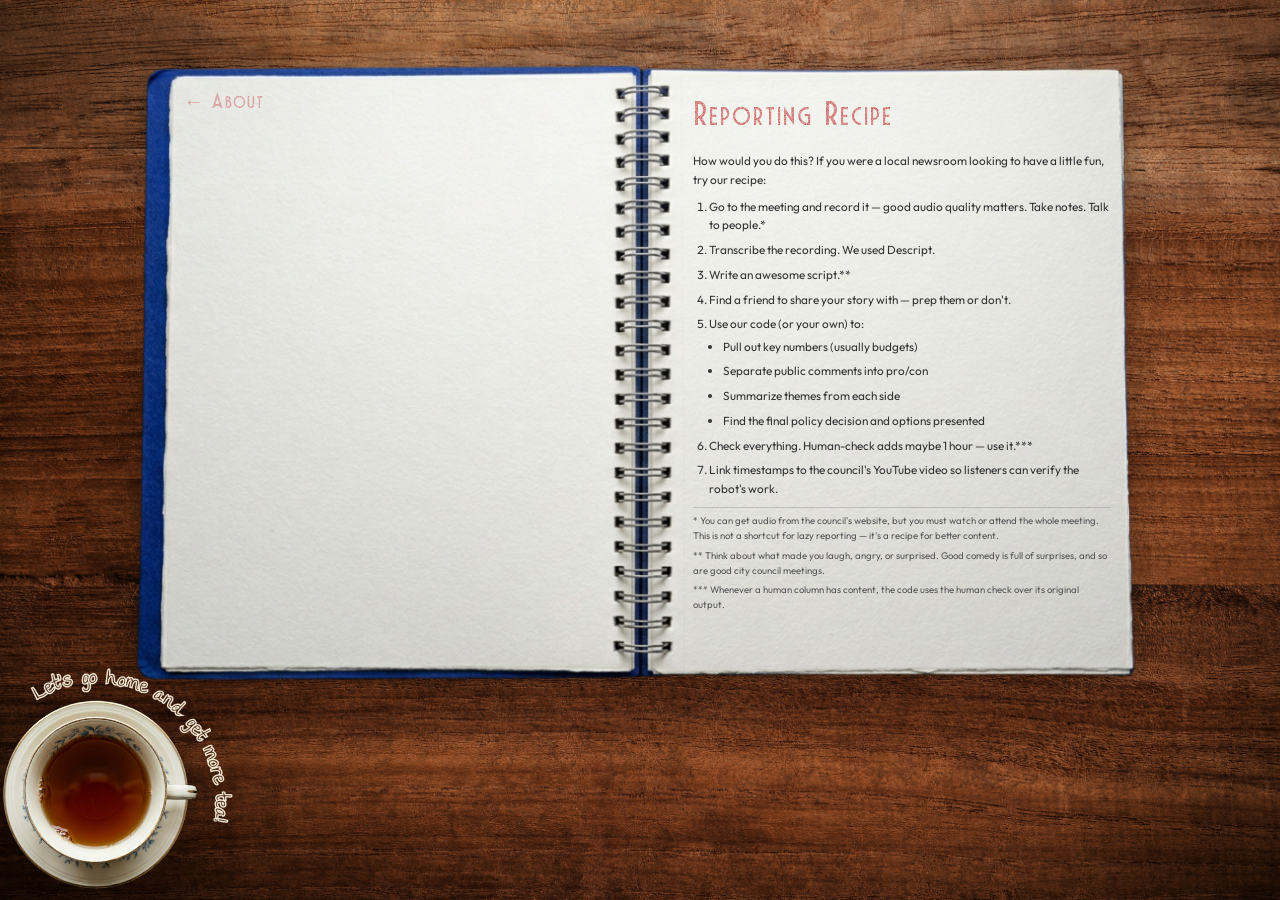
<file: recipe.html>
<!DOCTYPE html>
<html lang="en">
<head>
  <meta charset="UTF-8">
  <meta name="viewport" content="width=device-width, initial-scale=1.0">
  <title>Reporting Recipe — Just Do The Right Thing</title>
  <link rel="stylesheet" href="styles.css">
  <style>
    @font-face {
      font-family: 'TheGirlNextDoor';
      src: url('assetts/The_Girl_Next_Door/TheGirlNextDoor-Regular.ttf') format('truetype');
    }

    @font-face {
      font-family: 'Outfit';
      src: url('assetts/Outfit/Outfit-VariableFont_wght.ttf') format('truetype');
    }

    @font-face {
      font-family: 'VibeCheck';
      src: url('assetts/VibeCheck3.ttf') format('truetype');
    }

    /* Right page — Reporting Recipe */
    .recipe-text {
      position: absolute;
      top: 4%;
      left: 5%;
      width: 90%;
      font-family: 'Outfit', sans-serif;
      font-size: 0.92cqw;
      color: #333;
      line-height: 1.6;
      pointer-events: none;
    }

    .recipe-text p { margin-bottom: 0.7em; }

    /* VibeCheck heading */
    .recipe-heading {
      display: block;
      font-family: 'VibeCheck', serif;
      font-size: 2.4cqw;
      background-image: url('assetts/texture-blue.svg');
      background-clip: text;
      -webkit-background-clip: text;
      color: transparent;
      margin-bottom: 0.4em;
    }

    /* Numbered list */
    .recipe-list {
      padding-left: 1.4em;
      margin: 0.4em 0 0.7em;
    }
    .recipe-list li { margin-bottom: 0.5em; }

    .recipe-list ul {
      list-style: disc;
      padding-left: 1.2em;
      margin-top: 0.3em;
    }

    /* Footnotes */
    .recipe-footnotes {
      font-size: 0.75cqw;
      color: #555;
      margin-top: 0.8em;
      border-top: 1px solid rgba(0,0,0,0.15);
      padding-top: 0.5em;
    }
    .recipe-footnotes p { margin-bottom: 0.4em; }

    /* "← About" back link on left page */
    .recipe-back-link {
      position: absolute;
      top: 4%;
      left: 10%;
      font-family: 'VibeCheck', serif;
      font-size: 1.6cqw;
      background-image: url('assetts/texture-blue.svg');
      background-clip: text;
      -webkit-background-clip: text;
      color: transparent;
      text-decoration: none;
      pointer-events: auto;
      opacity: 0.65;
      transition: opacity 0.15s;
    }
    .recipe-back-link:hover { opacity: 1; }

    /* Mobile */
    @media (max-width: 768px) {
      .recipe-text      { font-size: 3cqw; }
      .recipe-heading   { font-size: 5cqw; }
      .recipe-footnotes { font-size: 2.4cqw; }
      .recipe-back-link { font-size: 4cqw; }
    }
  </style>
</head>
<body>

<div class="scene">

  <div class="notebook-wrap">
    <img class="notebook-img" src="assetts/Notebook.png" alt="Open notebook">

    <div class="notebook-overlay">

      <!-- Left page — back link -->
      <div class="nb-page nb-page-left">
        <a href="about.html" class="recipe-back-link">← About</a>
      </div>

      <!-- Right page — Reporting Recipe -->
      <div class="nb-page nb-page-right">

        <div class="recipe-text">

          <span class="recipe-heading">Reporting Recipe</span>
          <p>How would you do this? If you were a local newsroom looking to have a little fun, try our recipe:</p>
          <ol class="recipe-list">
            <li>Go to the meeting and record it — good audio quality matters. Take notes. Talk to people.*</li>
            <li>Transcribe the recording. We used Descript.</li>
            <li>Write an awesome script.**</li>
            <li>Find a friend to share your story with — prep them or don't.</li>
            <li>Use our code (or your own) to:
              <ul>
                <li>Pull out key numbers (usually budgets)</li>
                <li>Separate public comments into pro/con</li>
                <li>Summarize themes from each side</li>
                <li>Find the final policy decision and options presented</li>
              </ul>
            </li>
            <li>Check everything. Human-check adds maybe 1 hour — use it.***</li>
            <li>Link timestamps to the council's YouTube video so listeners can verify the robot's work.</li>
          </ol>

          <div class="recipe-footnotes">
            <p>* You can get audio from the council's website, but you must watch or attend the whole meeting. This is not a shortcut for lazy reporting — it's a recipe for better content.</p>
            <p>** Think about what made you laugh, angry, or surprised. Good comedy is full of surprises, and so are good city council meetings.</p>
            <p>*** Whenever a human column has content, the code uses the human check over its original output.</p>
          </div>

        </div>

      </div><!-- /.nb-page-right -->

    </div><!-- /.notebook-overlay -->
  </div><!-- /.notebook-wrap -->

  <!-- Tea / home button -->
  <div class="blanket-item tea-wrapper">
    <a class="tea-link" href="index.html">
      <img src="assetts/Tea.png" alt="Tea">
    </a>
    <svg class="tea-arc-svg" viewBox="0 0 300 300" xmlns="http://www.w3.org/2000/svg" aria-hidden="true">
      <defs>
        <path id="tea-arc-path" d="M 66,250 A 85,85 0 1 1 234,250"/>
      </defs>
      <text class="tea-arc-label" font-family="TheGirlNextDoor, cursive" font-size="13"
            fill="rgba(55,22,4,0.95)" stroke="rgba(255,245,225,0.92)" stroke-width="2"
            paint-order="stroke fill" letter-spacing="0">
        <textPath href="#tea-arc-path" startOffset="35%" text-anchor="start">Let's go home and get more tea!</textPath>
      </text>
    </svg>
  </div>

</div>

<script src="script.js"></script>
</body>
</html>
</file>
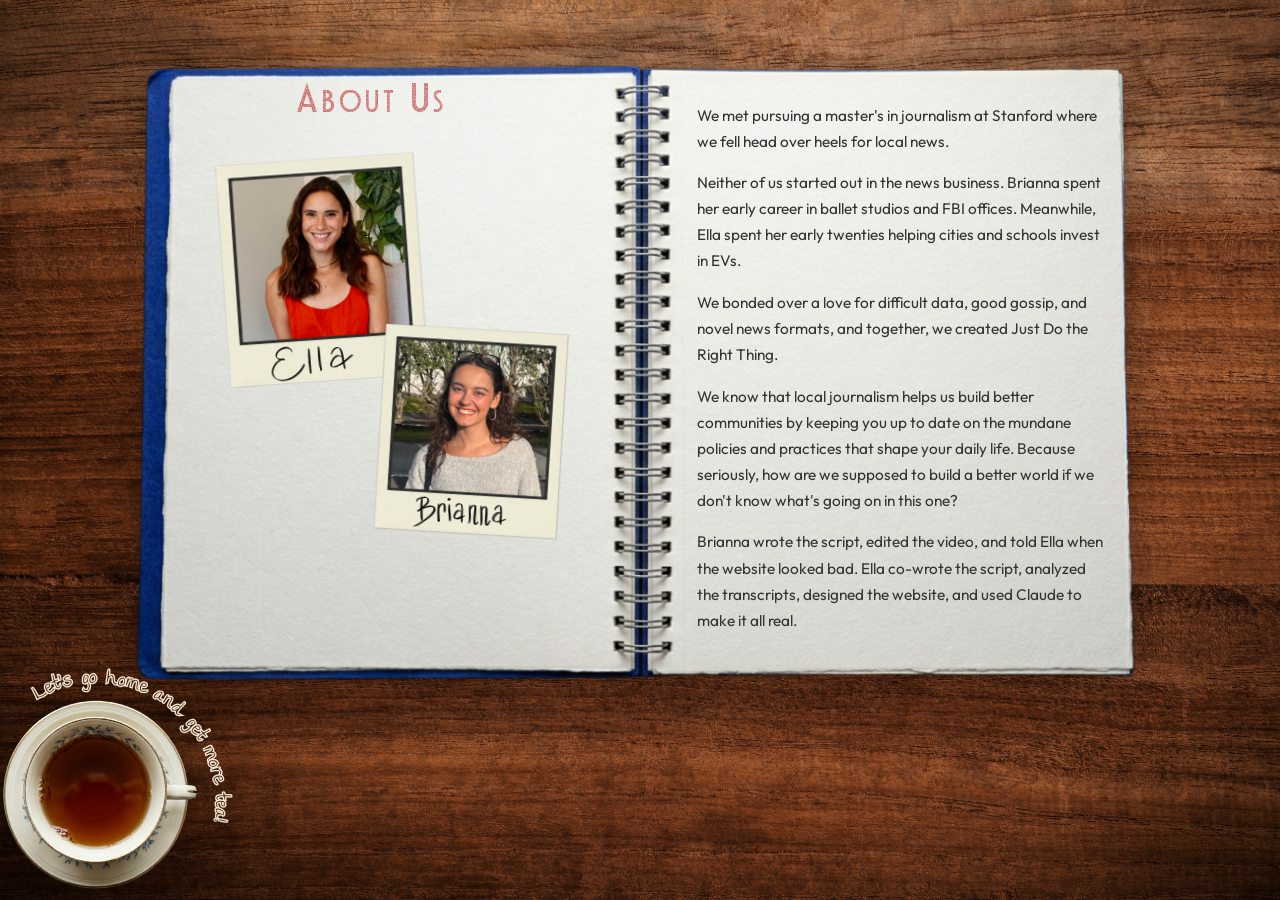
<file: team.html>
<!DOCTYPE html>
<html lang="en">
<head>
  <meta charset="UTF-8">
  <meta name="viewport" content="width=device-width, initial-scale=1.0">
  <title>The Team — Just Do The Right Thing</title>
  <link rel="stylesheet" href="styles.css">
  <style>
    @font-face {
      font-family: 'TheGirlNextDoor';
      src: url('assetts/The_Girl_Next_Door/TheGirlNextDoor-Regular.ttf') format('truetype');
    }

    @font-face {
      font-family: 'Outfit';
      src: url('assetts/Outfit/Outfit-VariableFont_wght.ttf') format('truetype');
    }

    @font-face {
      font-family: 'VibeCheck';
      src: url('assetts/VibeCheck3.ttf') format('truetype');
    }

    /* "About Us" title above the polaroids */
    .team-page-title {
      position: absolute;
      top: 2%;
      left: 5%;
      width: 88%;
      text-align: center;
      font-family: 'VibeCheck', serif;
      font-size: 3cqw;
      background-image: url('assetts/texture-blue.svg');
      background-clip: text;
      -webkit-background-clip: text;
      color: transparent;
      pointer-events: none;
    }

    /* ── LEFT PAGE: two overlapping polaroid-style photos ── */

    /* Invisible group that fills the left page so both photos anchor together */
    .team-polar-group {
      position: absolute;
      top: 5%;
      left: 5%;
      width: 88%;
      height: 88%;
      pointer-events: none;
    }

    /* Ella's photo — behind, tilted left */
    .team-ella-polar {
      position: absolute;
      top: 8%;
      left: 10%;
      width: 58%;
      transform: rotate(-4deg);
      z-index: 1;
    }
    .team-ella-polar img {
      width: 100%;
      display: block;
      object-fit: contain;
    }

    /* Brie's photo — in front, tilted right */
    .team-brie-polar {
      position: absolute;
      top: 40%;
      left: 45%;
      width: 58%;
      transform: rotate(3.5deg);
      z-index: 2;
    }
    .team-brie-polar img {
      width: 100%;
      display: block;
      object-fit: contain;
    }

    /* ── RIGHT PAGE: combined team bio ── */

    .team-bio {
      position: absolute;
      top: 6%;
      left: 6%;
      width: 88%;
      font-family: 'Outfit', sans-serif;
      font-size: 1.2cqw;
      color: #333;
      line-height: 1.7;
      pointer-events: none;
    }

    .team-bio p {
      margin-bottom: 1em;
    }

    /* Mobile — bump font size so it stays legible on small screens */
    @media (max-width: 768px) {
      .team-bio  { font-size: 3.2cqw; }
    }
  </style>
</head>
<body>

<div class="scene">

  <div class="notebook-wrap">
    <img class="notebook-img" src="assetts/Notebook.png" alt="Open notebook">

    <div class="notebook-overlay">

      <!-- Left page — both polaroid photos stacked together -->
      <div class="nb-page nb-page-left">

        <div class="team-page-title">About Us</div>

        <div class="team-polar-group">
          <!-- Ella behind, rotated left -->
          <div class="team-ella-polar">
            <img src="assetts/Ella.PNG" alt="Ella">
          </div>
          <!-- Brie in front, rotated right -->
          <div class="team-brie-polar">
            <img src="assetts/Brie.PNG" alt="Brianna">
          </div>
        </div>

      </div><!-- /.nb-page-left -->

      <!-- Right page — combined team bio -->
      <div class="nb-page nb-page-right">

        <div class="team-bio">
          <p>We met pursuing a master's in journalism at Stanford where we fell head over heels for local news.</p>
          <p>Neither of us started out in the news business. Brianna spent her early career in ballet studios and FBI offices. Meanwhile, Ella spent her early twenties helping cities and schools invest in EVs.</p>
          <p>We bonded over a love for difficult data, good gossip, and novel news formats, and together, we created Just Do the Right Thing.</p>
          <p>We know that local journalism helps us build better communities by keeping you up to date on the mundane policies and practices that shape your daily life. Because seriously, how are we supposed to build a better world if we don't know what's going on in this one?</p>
          <p>Brianna wrote the script, edited the video, and told Ella when the website looked bad. Ella co-wrote the script, analyzed the transcripts, designed the website, and used Claude to make it all real.</p>
        </div>

      </div><!-- /.nb-page-right -->

    </div><!-- /.notebook-overlay -->
  </div><!-- /.notebook-wrap -->

  <!-- Tea / home button -->
  <div class="blanket-item tea-wrapper">
    <a class="tea-link" href="index.html">
      <img src="assetts/Tea.png" alt="Tea">
    </a>
    <svg class="tea-arc-svg" viewBox="0 0 300 300" xmlns="http://www.w3.org/2000/svg" aria-hidden="true">
      <defs>
        <path id="tea-arc-path" d="M 66,250 A 85,85 0 1 1 234,250"/>
      </defs>
      <text class="tea-arc-label" font-family="TheGirlNextDoor, cursive" font-size="13"
            fill="rgba(55,22,4,0.95)" stroke="rgba(255,245,225,0.92)" stroke-width="2"
            paint-order="stroke fill" letter-spacing="0">
        <textPath href="#tea-arc-path" startOffset="35%" text-anchor="start">Let's go home and get more tea!</textPath>
      </text>
    </svg>
  </div>

</div>

<script src="script.js"></script>
</body>
</html>
</file>
<file: styles.css>
/* ── RESET ─────────────────────────────────────────── */
*, *::before, *::after { box-sizing: border-box; margin: 0; padding: 0; }

html, body {
  height: 100%;
  overflow: hidden;
}

/* ── SCENE ─────────────────────────────────────────── */
.scene {
  position: relative;
  width: 100vw;
  height: 100vh;
  overflow: hidden;
  display: flex;
  align-items: center;
  justify-content: center;
  background: url('assetts/Wood.jpeg') center center / cover no-repeat;
}

/* ── BLANKET ITEMS ─────────────────────────────────── */
.blanket-item {
  position: absolute;
  z-index: 1;  /* below notebook-wrap */
  pointer-events: none;
  filter: drop-shadow(2px 4px 10px rgba(0,0,0,0.25));
}



/* ── NOTEBOOK ──────────────────────────────────────── */
/* Notebook image natural size: 1264×841 (ratio ≈ 1.503) */
.notebook-wrap {
  position: relative;
  width: min(100vw, calc(100vh * 1264 / 841));
  height: min(100vh, calc(100vw * 841 / 1264));
  container-type: inline-size;  /* cqw units inside track notebook width, not viewport */
  filter: drop-shadow(0 12px 40px rgba(0,0,0,0.35))
          drop-shadow(0 4px 12px rgba(0,0,0,0.2));
}

.notebook-img {
  display: block;
  width: 100%;
  height: 100%;
}

/* ── OVERLAY ───────────────────────────────────────── */
.notebook-overlay {
  position: absolute;
  inset: 0;
  pointer-events: none;
  z-index: 10;
}

/* ── PAGE CONTAINERS ───────────────────────────────────
   Percentages derived from pixel measurements of Notebook.png (1264×841):
     Left page:  x 10.6%–48.0%, y 4.9%–76.9%
     Right page: x 52.3%–88.6%, y 4.9%–76.9%
   ────────────────────────────────────────────────── */
.nb-page {
  position: absolute;
  top: 4.9%;
  height: 72%;        /* 76.9% - 4.9% */
  overflow: hidden;   /* hard boundary — nothing escapes the page */
  pointer-events: none;
}

.nb-page-left {
  left: 10.6%;
  width: 37.4%;       /* 48.0% - 10.6% */
}

.nb-page-right {
  left: 52.3%;
  width: 36.3%;       /* 88.6% - 52.3% */
}

/* ── ITEM BASE ─────────────────────────────────────── */
.nb-item {
  position: absolute;
  pointer-events: auto;
  cursor: pointer;
  transition: transform 0.16s ease, filter 0.16s ease, box-shadow 0.16s ease;
  filter: drop-shadow(2px 4px 8px rgba(0,0,0,0.22));
}

.nb-item img {
  width: 100%;
  display: block;
  object-fit: contain;
}

.nb-item:hover {
  transform: translateY(-4px) scale(1.04);
  filter: drop-shadow(3px 8px 18px rgba(0,0,0,0.32));
  z-index: 20;
}

.nb-item:active {
  transform: translateY(-1px) scale(1.01);
}

/* ── LEFT PAGE ITEMS ───────────────────────────────── */

.title-item {
  left: 10%;
  top: -2%;
  width: 80%;
  transform: rotate(-1deg);
  cursor: default;
}
.title-item:hover {
  transform: rotate(-1deg);
  filter: drop-shadow(2px 4px 8px rgba(0,0,0,0.22));
}

/* Group container — the whole unit lifts and clicks together */
.team-polaroid-group {
  left: 32%;
  top: 33%;
  width: 65%;
  height: 60%;
}

/* Positions are now relative to the group, not the page */
.ella-polaroid {
  position: absolute;
  left: 42%;
  top: 38%;
  width: 58%;
  transform: rotate(3deg);
}
.ella-polaroid img {
  width: 100%;
  display: block;
  object-fit: contain;
}

.brie-polaroid {
  position: absolute;
  left: 6%;
  top: 2%;
  width: 62%;
  transform: rotate(-3deg);
  z-index: 2;
}
.brie-polaroid img {
  width: 100%;
  display: block;
  object-fit: contain;
}

.stanford-item {
  left: 2%;
  top: 47%;
  width: 67.2%;
  transform: rotate(-1deg);
}
.stanford-item:hover {
  transform: rotate(-1deg) translateY(-4px) scale(1.04);
}

/* ── EPISODE META ROW ─────────────────────────────────
   Location / governing body / date strip — sits above the
   video on the right page, visible regardless of active tab.
   Re-use on every episode page by adding .nb-meta-row HTML
   directly inside .nb-page-right.
   ────────────────────────────────────────────────── */
.nb-meta-row {
  position: absolute;
  top: 6%;
  left: 5%;
  width: 90%;
  display: flex;
  border: 1px solid #1a3a8f;
  opacity: 1;
  pointer-events: none;
  z-index: 5;
}
.nb-meta-row span {
  flex: 1;
  border-right: 1.5px solid #1a3a8f;
  color: #1a3a8f;
  font-family: 'Times New Roman', Times, serif;
  font-weight: bold;
  font-size: 1cqw;
  text-align: center;
  padding: 0.5% 1%;
}
.nb-meta-row span:last-child {
  border-right: none;
}

/* ── TEA ───────────────────────────────────────────── */
/* Fixed square wrapper — SVG viewBox 300×300 maps 1:1 onto this 33vw × 33vw box */
.tea-wrapper {
  position: absolute;
  bottom: 1%;
  right: 76%;
  width: 33vw;
  height: 33vw;         /* locked square — never drifts */
  z-index: 5;
  pointer-events: none; /* children override individually */
}

/* Tea image: anchored to wrapper bottom, same proportions as original 28vw img */
.tea-link {
  position: absolute;
  bottom: 0;
  left: 8%;             /* mirrors x=25/300 in the SVG viewBox */
  width: 84%;           /* mirrors width=250/300 in the SVG viewBox */
  display: block;
  cursor: pointer;
  pointer-events: auto;
}
.tea-link img {
  display: block;
  width: 100%;
  height: auto;         /* natural aspect ratio, no SVG sizing involved */
}

/* Text arc: absolute overlay covering the full wrapper square, no image inside */
.tea-arc-svg {
  position: absolute;
  inset: 0;
  width: 100%;
  height: 100%;
  pointer-events: none;
  overflow: visible;
}
</file>
